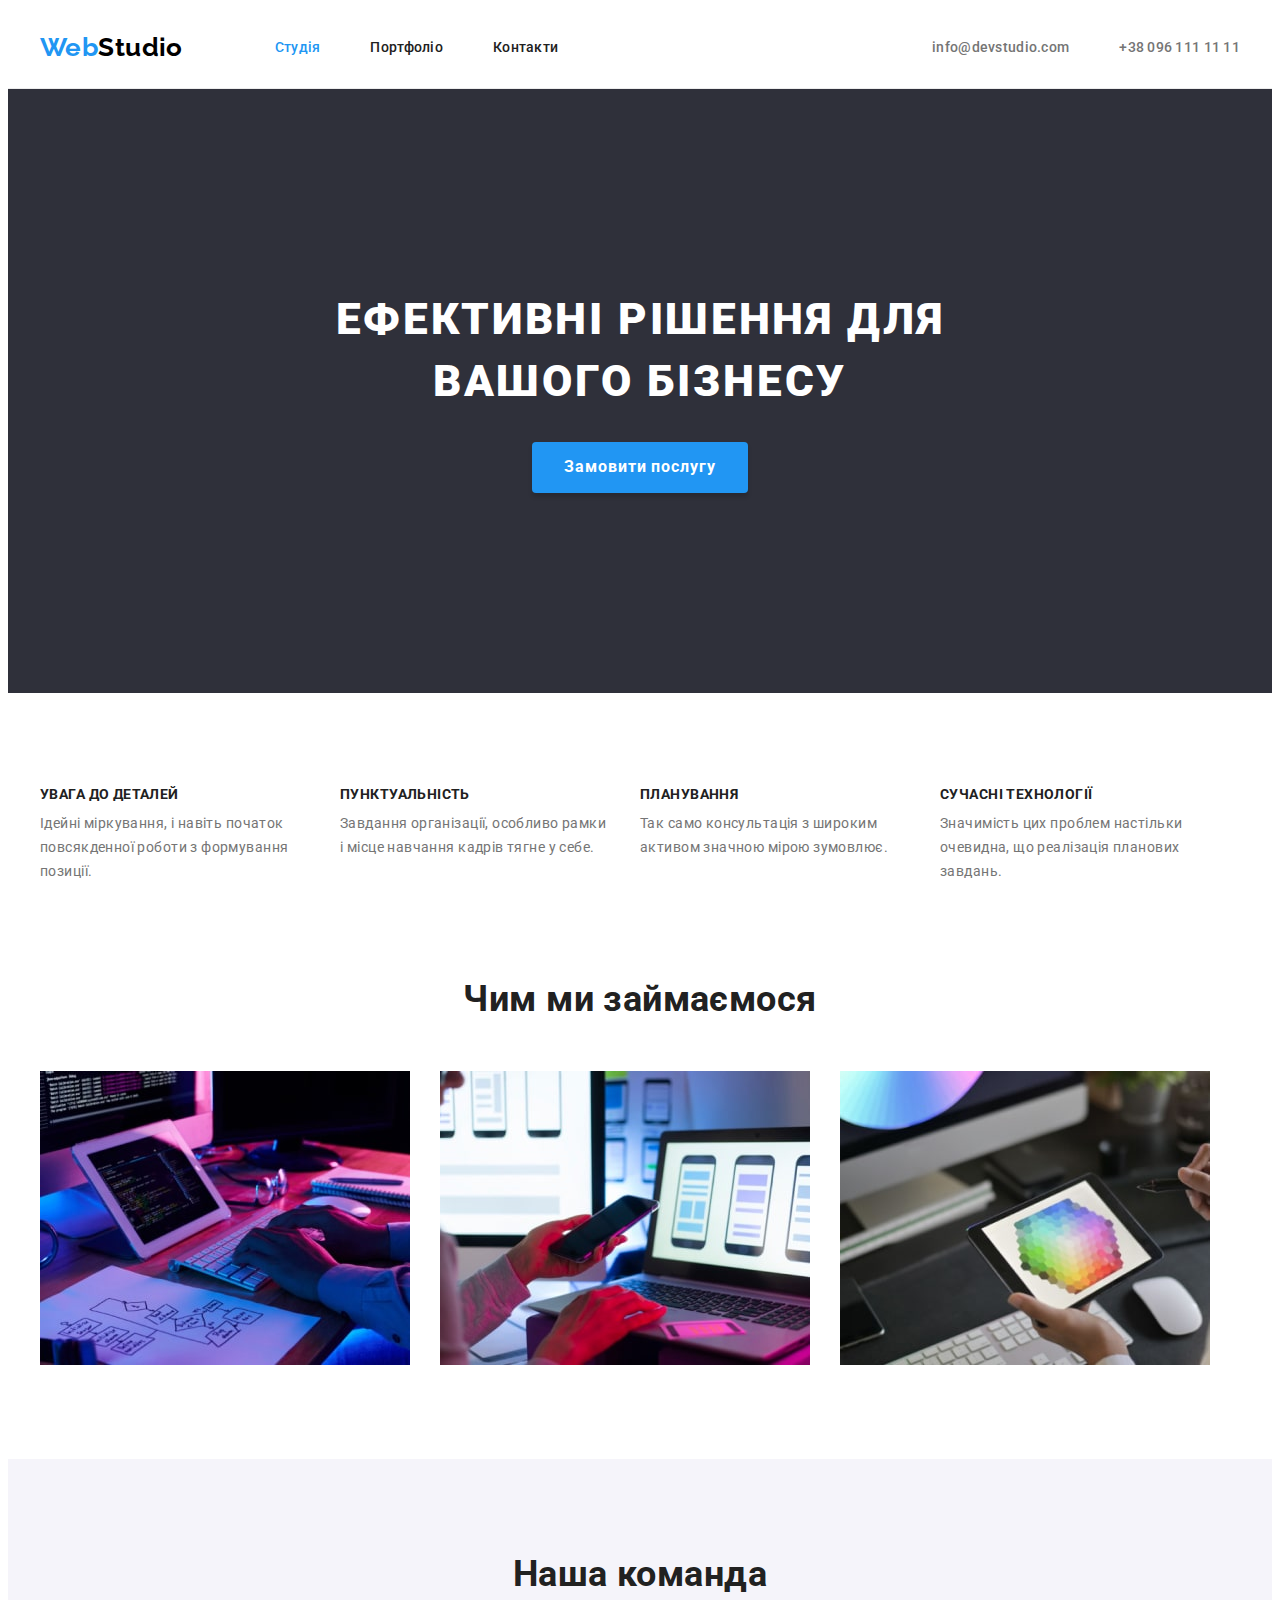
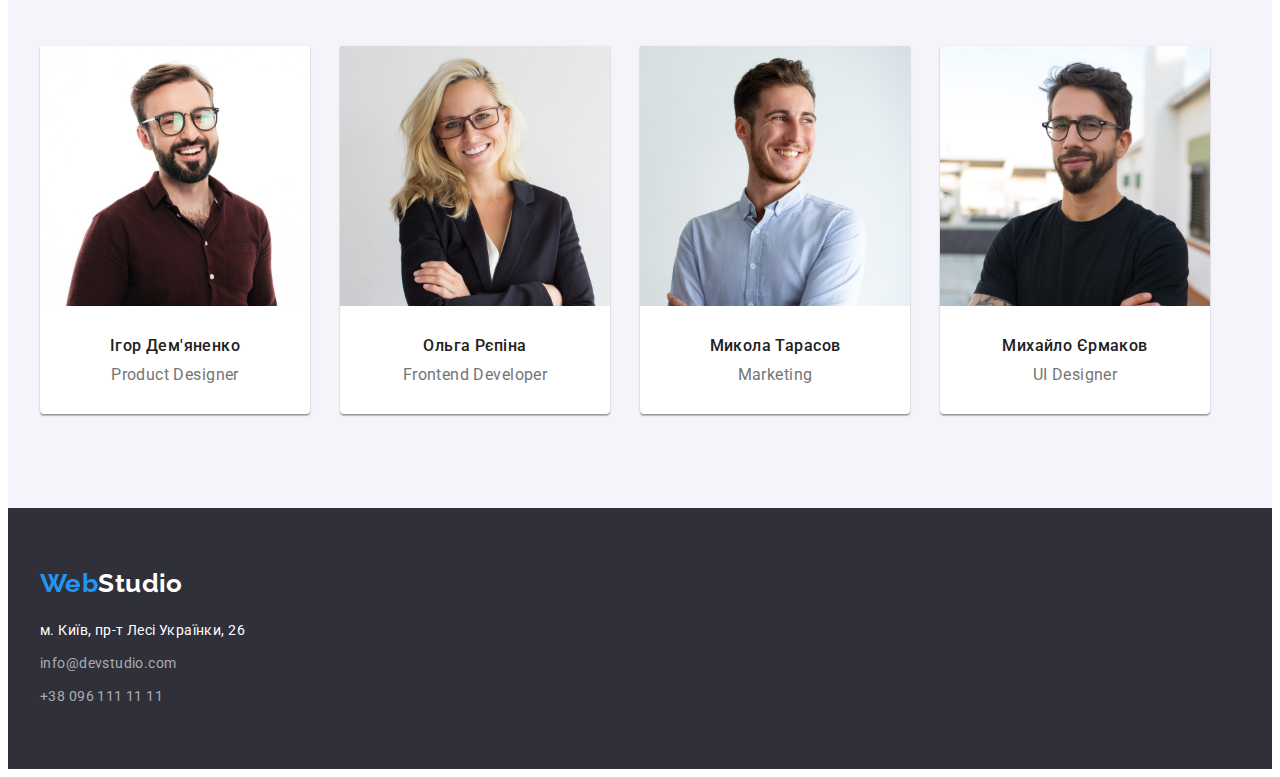
<file: index.html>
<!DOCTYPE html>
<html lang="uk">
  <head>
    <meta charset="UTF-8" />
    <meta http-equiv="X-UA-Compatible" content="IE=edge" />
    <meta name="viewport" content="width=device-width, initial-scale=1.0" />
    <title lang="en">WebStudio</title>
    <link rel="preconnect" href="https://fonts.googleapis.com" />
    <link rel="preconnect" href="https://fonts.gstatic.com" crossorigin />
    <link
      href="https://fonts.googleapis.com/css2?family=Raleway:wght@700&family=Roboto:wght@400;500;700;900&display=swap"
      rel="stylesheet"
    />
    <link
      rel="stylesheet"
      href="https://cdnjs.cloudflare.com/ajax/libs/modern-normalize/1.1.0/modern-normalize.min.css"
      integrity="sha512-wpPYUAdjBVSE4KJnH1VR1HeZfpl1ub8YT/NKx4PuQ5NmX2tKuGu6U/JRp5y+Y8XG2tV+wKQpNHVUX03MfMFn9Q=="
      crossorigin="anonymous"
      referrerpolicy="no-referrer"
    />
    <link rel="stylesheet" href="./css/styles.css" />
  </head>
  <body>
    <!-- about webstudio - navigation-->
    <header class="page-header">
      <div class="container flex-nav">
        <nav class="nav flex-nav">
          <a href="./index.html" lang="en" class="logo link"
            ><span class="logo-web">Web</span>Studio</a
          >
          <ul class="site-nav list flex-nav">
            <li class="item">
              <a href="./index.html" class="link current">Студія</a>
            </li>
            <li class="item">
              <a href="./portfolio.html" class="link">Портфоліо</a>
            </li>
            <li class="item">
              <a href="" class="link">Контакти</a>
            </li>
          </ul>
        </nav>
        <ul class="auth-nav list flex-nav">
          <li class="item">
            <a href="mailto:info@devstudio.com" class="contacts link">info@devstudio.com</a>
          </li>
          <li class="item">
            <a href="tel:+380961111111" class="contacts link">+38 096 111 11 11</a>
          </li>
        </ul>
      </div>
    </header>

    <main>
      <!-- main section-->
      <section class="main-section section">
        <div class="container">
          <h1 class="main-title">Ефективні рішення для вашого бізнесу</h1>
          <button type="button" class="button primary">Замовити послугу</button>
        </div>
      </section>

      <!-- features - section 2 -->

      <section class="section">
        <div class="container">
          <h2 class="section-title visually-hidden">Особливості</h2>
          <ul class="features list">
            <li class="item">
              <h3 class="features-title">УВАГА ДО ДЕТАЛЕЙ</h3>
              <p class="features-text">
                Ідейні міркування, і навіть початок повсякденної роботи з формування позиції.
              </p>
            </li>
            <li class="item">
              <h3 class="features-title">ПУНКТУАЛЬНІСТЬ</h3>
              <p class="features-text">
                Завдання організації, особливо рамки і місце навчання кадрів тягне у себе.
              </p>
            </li>
            <li class="item">
              <h3 class="features-title">ПЛАНУВАННЯ</h3>
              <p class="features-text">
                Так само консультація з широким активом значною мірою зумовлює.
              </p>
            </li>
            <li class="item">
              <h3 class="features-title">СУЧАСНІ ТЕХНОЛОГІЇ</h3>
              <p class="features-text">
                Значимість цих проблем настільки очевидна, що реалізація планових завдань.
              </p>
            </li>
          </ul>
        </div>
      </section>

      <!-- what are we doing - section 3 -->

      <section class="section job-section">
        <div class="container">
          <h2 class="section-title">Чим ми займаємося</h2>
          <ul class="list list-job">
            <li class="item">
              <img
                src="./images/hw-1/box1-min.jpg"
                alt="Написання розмітки"
                width="370"
                height="294"
              />
            </li>
            <li class="item">
              <img
                src="./images/hw-1/box2-min.jpg"
                alt="Вибір структуризації"
                width="370"
                height="294"
              />
            </li>
            <li class="item">
              <img
                src="./images/hw-1/box3-min.jpg"
                alt="Вибір кольорової палітри"
                width="370"
                height="294"
              />
            </li>
          </ul>
        </div>
      </section>

      <!-- our team - section 4 -->

      <section class="section team-bcg">
        <div class="container">
          <h2 class="section-title">Наша команда</h2>
          <ul class="team list">
            <li class="item">
              <img
                src="./images/hw-1/photo1-min.jpg"
                alt="Фото Ігоря Дем'яненка"
                width="270"
                height="260"
              />
              <h3 class="team-name">Ігор Дем'яненко</h3>
              <p lang="en" class="team-position">Product Designer</p>
            </li>
            <li class="item">
              <img
                src="./images/hw-1/photo2-min.jpg"
                alt="Фото Ольги Рєпіної"
                width="270"
                height="260"
              />
              <h3 class="team-name">Ольга Рєпіна</h3>
              <p lang="en" class="team-position">Frontend Developer</p>
            </li>
            <li class="item">
              <img
                src="./images/hw-1/photo3-min.jpg"
                alt="Фото Миколи Тарасова"
                width="270"
                height="260"
              />
              <h3 class="team-name">Микола Тарасов</h3>
              <p lang="en" class="team-position">Marketing</p>
            </li>
            <li class="item">
              <img
                src="./images/hw-1/photo4-min.jpg"
                alt="Фото Михайла Єрмакова"
                width="270"
                height="260"
              />
              <h3 class="team-name">Михайло Єрмаков</h3>
              <p lang="en" class="team-position">UI Designer</p>
            </li>
          </ul>
        </div>
      </section>
    </main>

    <!-- contacts information -->

    <footer class="footer">
      <div class="container">
        <a href="./index.html" lang="en" class="logo link link-footer"
          ><span class="logo-web">Web</span><span class="footer-logo">Studio</span></a
        >
        <address>
          <ul class="footer-contacts list">
            <li class="item">
              <a
                href="https://goo.gl/maps/8SUCzy2WXaMio3pG9"
                target="_blank"
                rel="noopener noreferrer nofollow"
                class="map link"
                >м. Київ, пр-т Лесі Українки, 26</a
              >
            </li>
            <li class="item">
              <a href="mailto:info@devstudio.com" class="contacts link">info@devstudio.com</a>
            </li>
            <li class="item">
              <a href="tel:+380961111111" class="contacts link">+38 096 111 11 11</a>
            </li>
          </ul>
        </address>
      </div>
    </footer>
  </body>
</html>
</file>
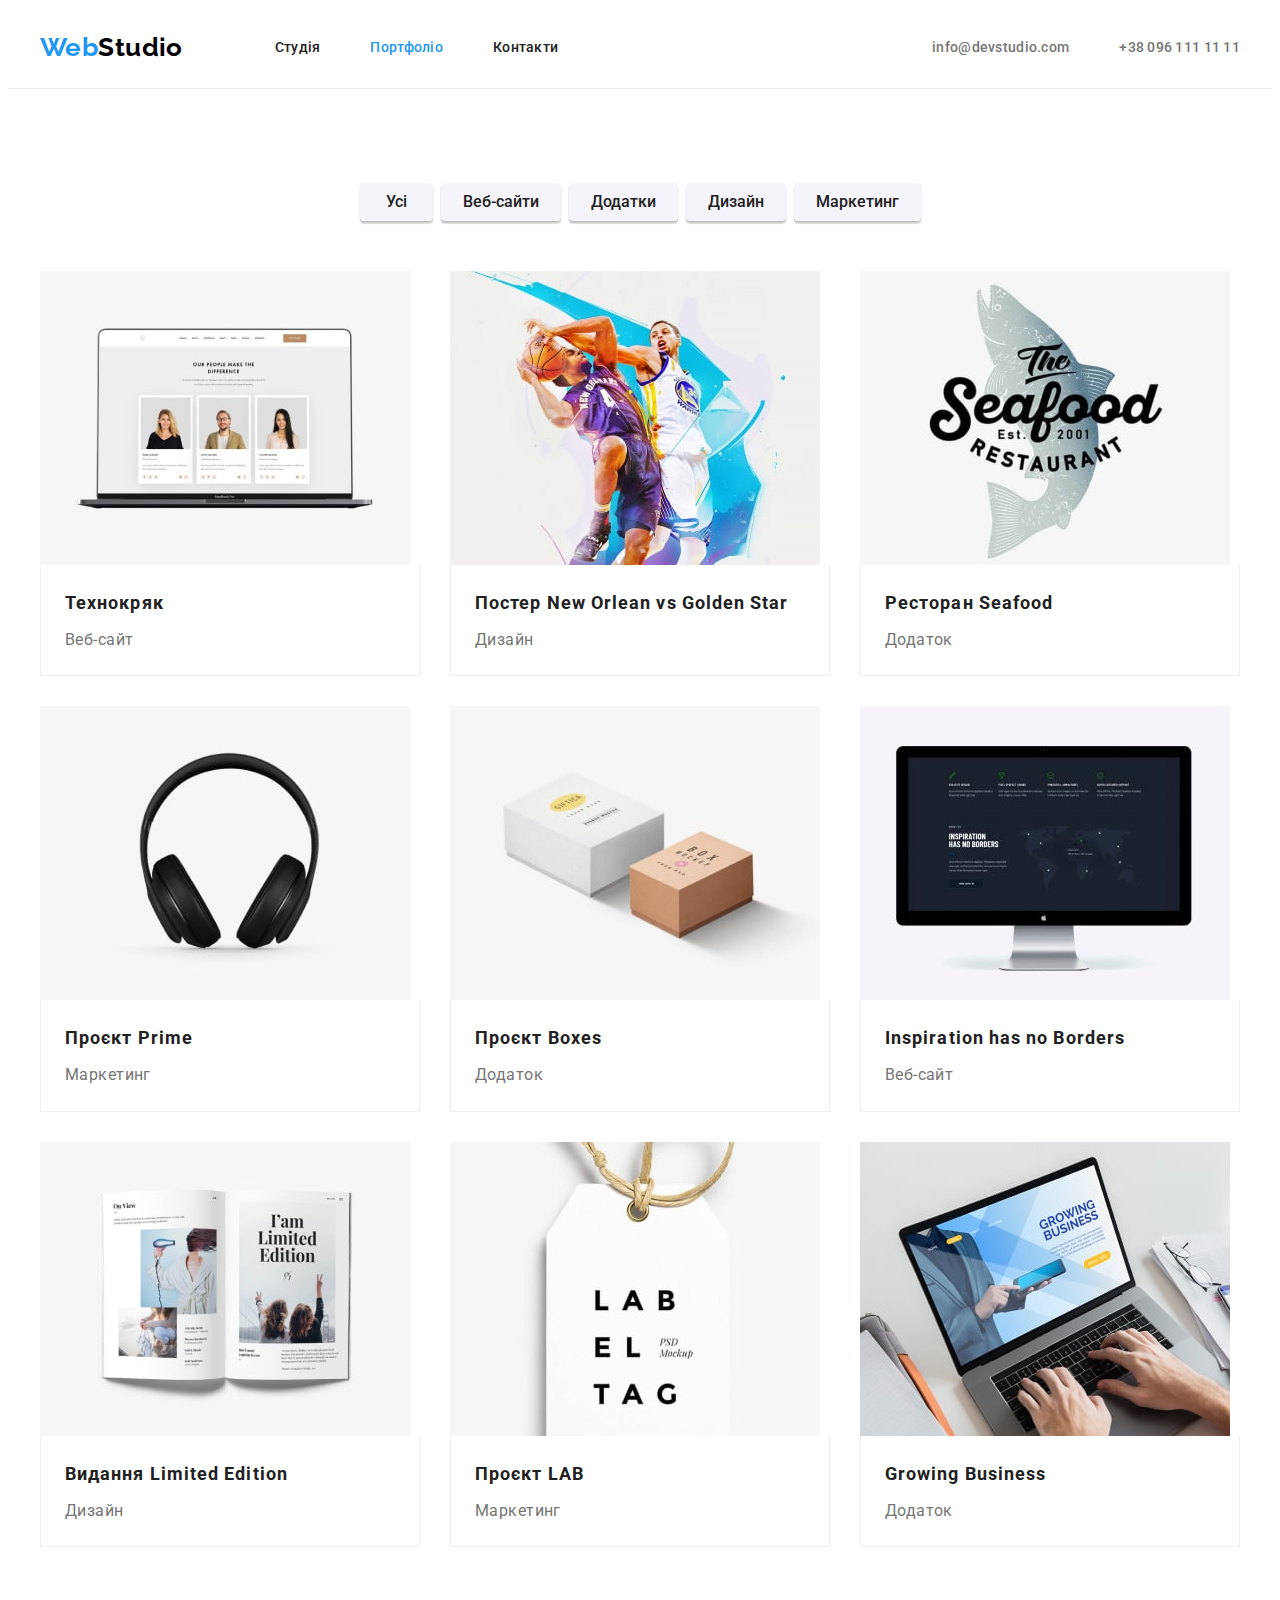
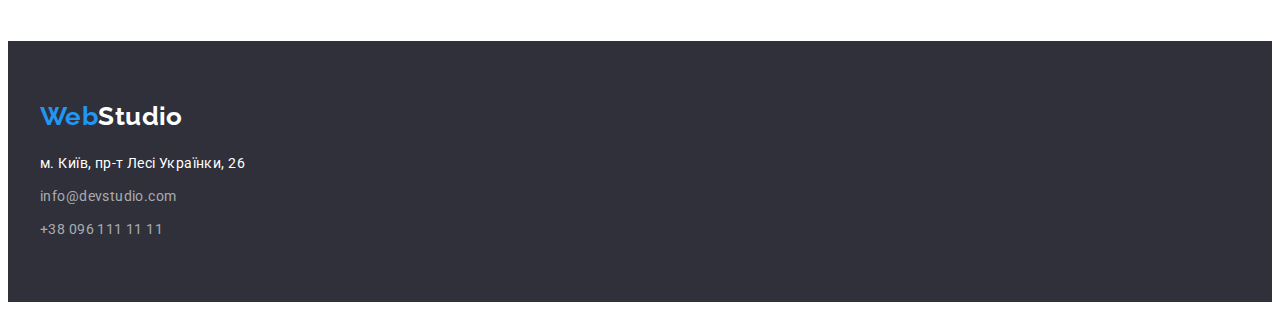
<file: portfolio.html>
<!DOCTYPE html>
<html lang="uk">
  <head>
    <meta charset="UTF-8" />
    <meta http-equiv="X-UA-Compatible" content="IE=edge" />
    <meta name="viewport" content="width=device-width, initial-scale=1.0" />
    <title lang="en">WebStudio</title>
    <link rel="preconnect" href="https://fonts.googleapis.com" />
    <link rel="preconnect" href="https://fonts.gstatic.com" crossorigin />
    <link
      href="https://fonts.googleapis.com/css2?family=Raleway:wght@700&family=Roboto:wght@400;500;700;900&display=swap"
      rel="stylesheet"
    />
    <link
      rel="stylesheet"
      href="https://cdnjs.cloudflare.com/ajax/libs/modern-normalize/1.1.0/modern-normalize.min.css"
      integrity="sha512-wpPYUAdjBVSE4KJnH1VR1HeZfpl1ub8YT/NKx4PuQ5NmX2tKuGu6U/JRp5y+Y8XG2tV+wKQpNHVUX03MfMFn9Q=="
      crossorigin="anonymous"
      referrerpolicy="no-referrer"
    />
    <link rel="stylesheet" href="./css/styles.css" />
  </head>
  <body>
    <!-- about webstudio - navigation-->
    <header class="page-header">
      <div class="container flex-nav">
        <nav class="nav flex-nav">
          <a href="./index.html" lang="en" class="logo link"
            ><span class="logo-web">Web</span>Studio</a
          >
          <ul class="site-nav list flex-nav">
            <li class="item">
              <a href="./index.html" class="link">Студія</a>
            </li>
            <li class="item">
              <a href="./portfolio.html" class="link current">Портфоліо</a>
            </li>
            <li class="item">
              <a href="" class="link">Контакти</a>
            </li>
          </ul>
        </nav>
        <ul class="auth-nav list flex-nav">
          <li class="item">
            <a href="mailto:info@devstudio.com" class="contacts link">info@devstudio.com</a>
          </li>
          <li class="item">
            <a href="tel:+380961111111" class="contacts link">+38 096 111 11 11</a>
          </li>
        </ul>
      </div>
    </header>
    <main>
      <!-- Filters and Projects Section -->
      <section class="section">
        <div class="container">
          <h1 class="visually-hidden">Фільтр проєктів з посиланнями</h1>
          <ul class="list filters-list">
            <li class="item">
              <button type="button" class="button secondary">Усі</button>
            </li>
            <li class="item">
              <button type="button" class="button">Веб-сайти</button>
            </li>
            <li class="item">
              <button type="button" class="button">Додатки</button>
            </li>
            <li class="item">
              <button type="button" class="button">Дизайн</button>
            </li>
            <li class="item">
              <button type="button" class="button">Маркетинг</button>
            </li>
          </ul>
          <ul class="projects list">
            <li class="item">
              <a href="" class="link">
                <img src="./images/hw-2/hw-2-1.jpg" alt="Технокряк" width="370" height="294" />
                <div class="projects-card">
                  <h2 class="projects-title">Технокряк</h2>
                  <p class="projects-text">Веб-сайт</p>
                </div>
              </a>
            </li>
            <li class="item">
              <a href="" class="link">
                <img src="./images/hw-2/hw-2-2.jpg" alt="Постер" width="370" height="294" />
                <div class="projects-card">
                  <h2 class="projects-title">
                    Постер <span lang="en">New Orlean vs Golden Star</span>
                  </h2>
                  <p class="projects-text">Дизайн</p>
                </div>
              </a>
            </li>
            <li class="item">
              <a href="" class="link">
                <img src="./images/hw-2/hw-2-3.jpg" alt="Ресторан" width="370" height="294" />
                <div class="projects-card">
                  <h2 class="projects-title">Ресторан <span lang="en">Seafood</span></h2>
                  <p class="projects-text">Додаток</p>
                </div>
              </a>
            </li>
            <li class="item">
              <a href="" class="link">
                <img src="./images/hw-2/hw-2-4.jpg" alt="Проєкт1" width="370" height="294" />
                <div class="projects-card">
                  <h2 class="projects-title">Проєкт <span lang="en">Prime</span></h2>
                  <p class="projects-text">Маркетинг</p>
                </div>
              </a>
            </li>
            <li class="item">
              <a href="" class="link">
                <img src="./images/hw-2/hw-2-5.jpg" alt="Проєкт2" width="370" height="294" />
                <div class="projects-card">
                  <h2 class="projects-title">Проєкт <span lang="en">Boxes</span></h2>
                  <p class="projects-text">Додаток</p>
                </div>
              </a>
            </li>
            <li class="item">
              <a href="" class="link">
                <img
                  src="./images/hw-2/hw-2-6.jpg"
                  alt="Натхнення не має кордонів"
                  width="370"
                  height="294"
                />
                <div class="projects-card">
                  <h2 lang="en" class="projects-title">Inspiration has no Borders</h2>
                  <p class="projects-text">Веб-сайт</p>
                </div>
              </a>
            </li>
            <li class="item">
              <a href="" class="link">
                <img src="./images/hw-2/hw-2-7.jpg" alt="Видання" width="370" height="294" />
                <div class="projects-card">
                  <h2 class="projects-title">Видання <span lang="en">Limited Edition</span></h2>
                  <p class="projects-text">Дизайн</p>
                </div>
              </a>
            </li>
            <li class="item">
              <a href="" class="link">
                <img src="./images/hw-2/hw-2-8.jpg" alt="Проєкт3" width="370" height="294" />
                <div class="projects-card">
                  <h2 class="projects-title">Проєкт <span lang="en">LAB</span></h2>
                  <p class="projects-text">Маркетинг</p>
                </div>
              </a>
            </li>
            <li class="item">
              <a href="" class="link">
                <img
                  src="./images/hw-2/hw-2-9.jpg"
                  alt="Зростаючий бізнес"
                  width="370"
                  height="294"
                />
                <div class="projects-card">
                  <h2 lang="en" class="projects-title">Growing Business</h2>
                  <p class="projects-text">Додаток</p>
                </div>
              </a>
            </li>
          </ul>
        </div>
      </section>
    </main>
    <!-- contacts information -->
    <footer class="footer">
      <div class="container">
        <a href="./index.html" lang="en" class="logo link link-footer"
          ><span class="logo-web">Web</span><span class="footer-logo">Studio</span></a
        >
        <address>
          <ul class="footer-contacts list">
            <li class="item">
              <a
                href="https://goo.gl/maps/8SUCzy2WXaMio3pG9"
                target="_blank"
                rel="noopener noreferrer nofollow"
                class="map link"
                >м. Київ, пр-т Лесі Українки, 26</a
              >
            </li>
            <li class="item">
              <a href="mailto:info@devstudio.com" class="contacts link">info@devstudio.com</a>
            </li>
            <li class="item">
              <a href="tel:+380961111111" class="contacts link">+38 096 111 11 11</a>
            </li>
          </ul>
        </address>
      </div>
    </footer>
  </body>
</html>
</file>
<file: css/styles.css>
/* html {
    box-sizing: border-box;
}

*,
*::before,
*::after {
    box-sizing: inherit;
} */

:root {
    --text-primary-color: #757575;
    --text-secondary-color: #212121;
    --main-footer-text-color: #FFFFFF;
    --accent-color: #2196F3;
    --logo-color: #000000;
    --bcg-primary-color: #FFFFFF;
    --bcg-secondary-color: #F5F4FA;
    --bcg-main-footer-color: #2F303A;
    --footer-contacts-color:rgba(255, 255, 255, 0.6);
    --shadow-button-first: rgba(0, 0, 0, 0.1);
    --shadow-button-second: rgba(0, 0, 0, 0.08);
    --shadow-button-third: rgba(0, 0, 0, 0.12);
    --shadow-button-primary: rgba(0, 0, 0, 0.15);
    --border-bottom-color: #ECECEC;
    --box-shadow-first: rgba(0, 0, 0, 0.12);
    --box-shadow-second: rgba(0, 0, 0, 0.14);
    --box-shadow-third: rgba(0, 0, 0, 0.2);
    --projects-border-color: #EEEEEE;
}

body {
    font-family: 'Roboto', sans-serif;
    color: var(--text-primary-color);
    background-color: var(--bcg-primary-color);
    font-size: 14px;
    line-height: 1.7;
    letter-spacing: 0.03em;
}

.container {
    width: 1200px;
    padding-left: 15px;
    padding-right: 15px;
    margin-left: auto;
    margin-right: auto;
}

h1, 
h2, 
h3,
p {
    padding: 0;
    margin-top: 0;
}

img {
    display: block;
    max-width: 100%;
    height: auto;
}

.list {
    list-style: none;

    padding: 0;
    margin: 0;
}

.link {
    text-decoration: none;
}

.main-section,
.footer {
    background-color: var(--bcg-main-footer-color);
}

.section {
    padding-top: 94px;
    padding-bottom: 94px;
}

.section-title {
    color: var(--text-secondary-color);
    font-weight: 700;
    font-size: 36px;
    line-height: 1.2;
    text-align: center;

    margin-bottom: 50px;
}

/* logo-style  */

.logo {
    color: var(--logo-color);
    font-family: 'Raleway', sans-serif;
    font-weight: 700;
    font-size: 26px;
    line-height: 1.2;
}

.nav > a {
    display: block;
    padding-top: 24px;
    padding-bottom: 25px;
}

.logo-web {
    color: var(--accent-color);
}

/* navigation */

.site-nav,
.auth-nav {
    font-weight: 500;
    line-height: 1.1;
    letter-spacing: 0.02em;
}

.site-nav {
    display: flex;
    margin-left: 92px;
}

/* .site-nav .item {
    margin-right: 50px;
}

.site-nav .item:last-child {
    margin-right: 0;
} */

.page-header {
    border-bottom: 1px solid var(--border-bottom-color);
}

.site-nav .item + .item,
.auth-nav .item + .item {
    margin-left: 50px;
}

.site-nav .link {
    color: var(--text-secondary-color);

    display: block;
    padding-top: 32px;
    padding-bottom: 32px;
}

.site-nav .link:hover,
.site-nav .link:focus {
    color: var(--accent-color);
}

.site-nav .link.current {
    color: var(--accent-color)
}

.auth-nav {
    display: flex;
    margin-left: auto;
}

.auth-nav .contacts {
    color: var(--text-primary-color);

    display: block;
    padding-top: 32px;
    padding-bottom: 32px;
}

.auth-nav .contacts:hover,
.auth-nav .contacts:focus {
    color: var(--accent-color);
}

.flex-nav {
    display: flex;
    align-items: center;
} 

/* main section */

.main-section {

    text-align: center;
    padding-top: 200px;
    padding-bottom: 200px;
}

.main-title {
    color: var(--main-footer-text-color);
    font-weight: 900;
    font-size: 44px;
    line-height: 1.4;
    letter-spacing: 0.06em;
    text-transform: uppercase;

    margin-top: 0;
    margin-bottom: 30px;
    margin-left: auto;
    margin-right: auto;
    max-width: 696px;
}

.button.primary {
    background-color: var(--accent-color);
    color: var(--main-footer-text-color);
    font-weight: 700;
    line-height: 1.9;
    letter-spacing: 0.06em;
    
    padding: 10px 32px;
    box-shadow: 0px 4px 4px var(--shadow-button-primary);
    min-width: 216px;
}

.button.primary:hover,
.button.primary:focus,
.button.primary:active {
    padding: 10px 32px;
}

/* features - section 2 */

.visually-hidden {
    position: absolute;
      white-space: nowrap;
      width: 1px;
      height: 1px;
      overflow: hidden;
      border: 0;
      padding: 0;
      clip: rect(0 0 0 0);
      clip-path: inset(50%);
      margin: -1px;
  }

.features-title {
    color: var(--text-secondary-color);
    font-weight: 700;
    font-size: 14px;
    line-height: 1.1;
    text-transform: uppercase;   
    
    margin-bottom: 10px;
}

.features {
    display: flex;
}

.features .item + .item {
    margin-left: 30px;
}

.features .item {
    width: 270px;
}

.features-text {
    margin-bottom: 0;
}

/* what are we doing - section 3 */

.job-section {
    padding-top: 0;
}

.list-job {
    display: flex;
}

.list-job .item + .item {
    margin-left: 30px;
}

/* .list-job img {
    display: block;
} */

/* our team - section 4 */

.team-bcg {
    background-color: var(--bcg-secondary-color);
}

.team-name {
    color: var(--text-secondary-color);
    font-weight: 500;
    font-size: 16px;
    line-height: 1.2;

    margin-bottom: 10px;
    margin-top: 30px;
}

.team-position {
    font-size: 16px;
    line-height: 1.2;
    margin-bottom: 30px;
}

.team {
    display: flex;
    text-align: center;
}

/* .team img {
    display: block;
} */

.team .item + .item {
    margin-left: 30px;
}

.team .item {
    background: var(--bcg-primary-color);
    box-shadow: 0px 1px 3px var(--box-shadow-first), 0px 1px 1px var(--box-shadow-second), 0px 2px 1px var(--box-shadow-third);
    border-radius: 0px 0px 4px 4px;
    width: 270px;
}

/* footer */

.footer {
    padding-top: 60px;
    padding-bottom: 60px;
}

.footer-logo {
    color: var(--main-footer-text-color);
}

.link-footer {
    display: inline-block;
    margin-bottom: 20px;
}

.footer-contacts {
    font-style: normal;
}

.footer-contacts .item:not(:last-child) {
    margin-bottom: 9px;
}

.map {
    color: var(--main-footer-text-color);
}

.contacts {
    color: var(--footer-contacts-color);
}

.footer-contacts .map:hover,
.footer-contacts .map:focus,
.footer-contacts .contacts:hover,
.footer-contacts .contacts:focus {
    color: var(--accent-color);
}

/* Portfolio */

/* filters */

.button {
    font-family: inherit;
    color: var(--text-secondary-color);
    background-color: var(--bcg-secondary-color);
    font-weight: 500;
    font-size: 16px;
    line-height: 1.6;
    cursor: pointer;

    display: inline-block;
    border-radius: 4px;
    border: none;
    min-width: 73px;
    padding: 6px 22px;
    box-shadow: 0px 3px 1px var(--shadow-button-first), 0px 1px 2px var(--shadow-button-second), 0px 2px 2px var(--shadow-button-third);
}

.button:hover,
.button:focus,
.button:active {
    background-color: var(--accent-color);
    color: var(--main-footer-text-color);
    padding: 6px 25px;
}

.filters-list {
    display: flex;
    justify-content: center;
    margin-bottom: 50px;
}

.filters-list .item + .item {
    margin-left: 8px;
}

/* projects */

.projects .link {
    color: var(--text-secondary-color);
}

.projects .link:hover,
.projects .link:focus {
    color: var(--accent-color);
}

.projects-title {
    font-weight: 700;
    font-size: 18px;
    line-height: 2;
    letter-spacing: 0.06em;
}

.projects-text {
    color: var(--text-primary-color);
    font-size: 16px;
    line-height: 1.9;
}

.projects {
    display: flex;
    flex-wrap: wrap;
    gap: 30px;
}

.projects .item {
    flex-basis: calc((100% - 60px) / 3);
}

/* .projects img {
    display: block;
} */

.projects-card {
    padding: 20px 24px;
    background: var(--bcg-primary-color);
    border-right: 1px solid var(--projects-border-color);
    border-left: 1px solid var(--projects-border-color);
    border-bottom: 1px solid var(--projects-border-color);
}

.projects h2 {
    margin-bottom: 4px;
}

.projects p {
    margin-bottom: 0;
}
</file>
